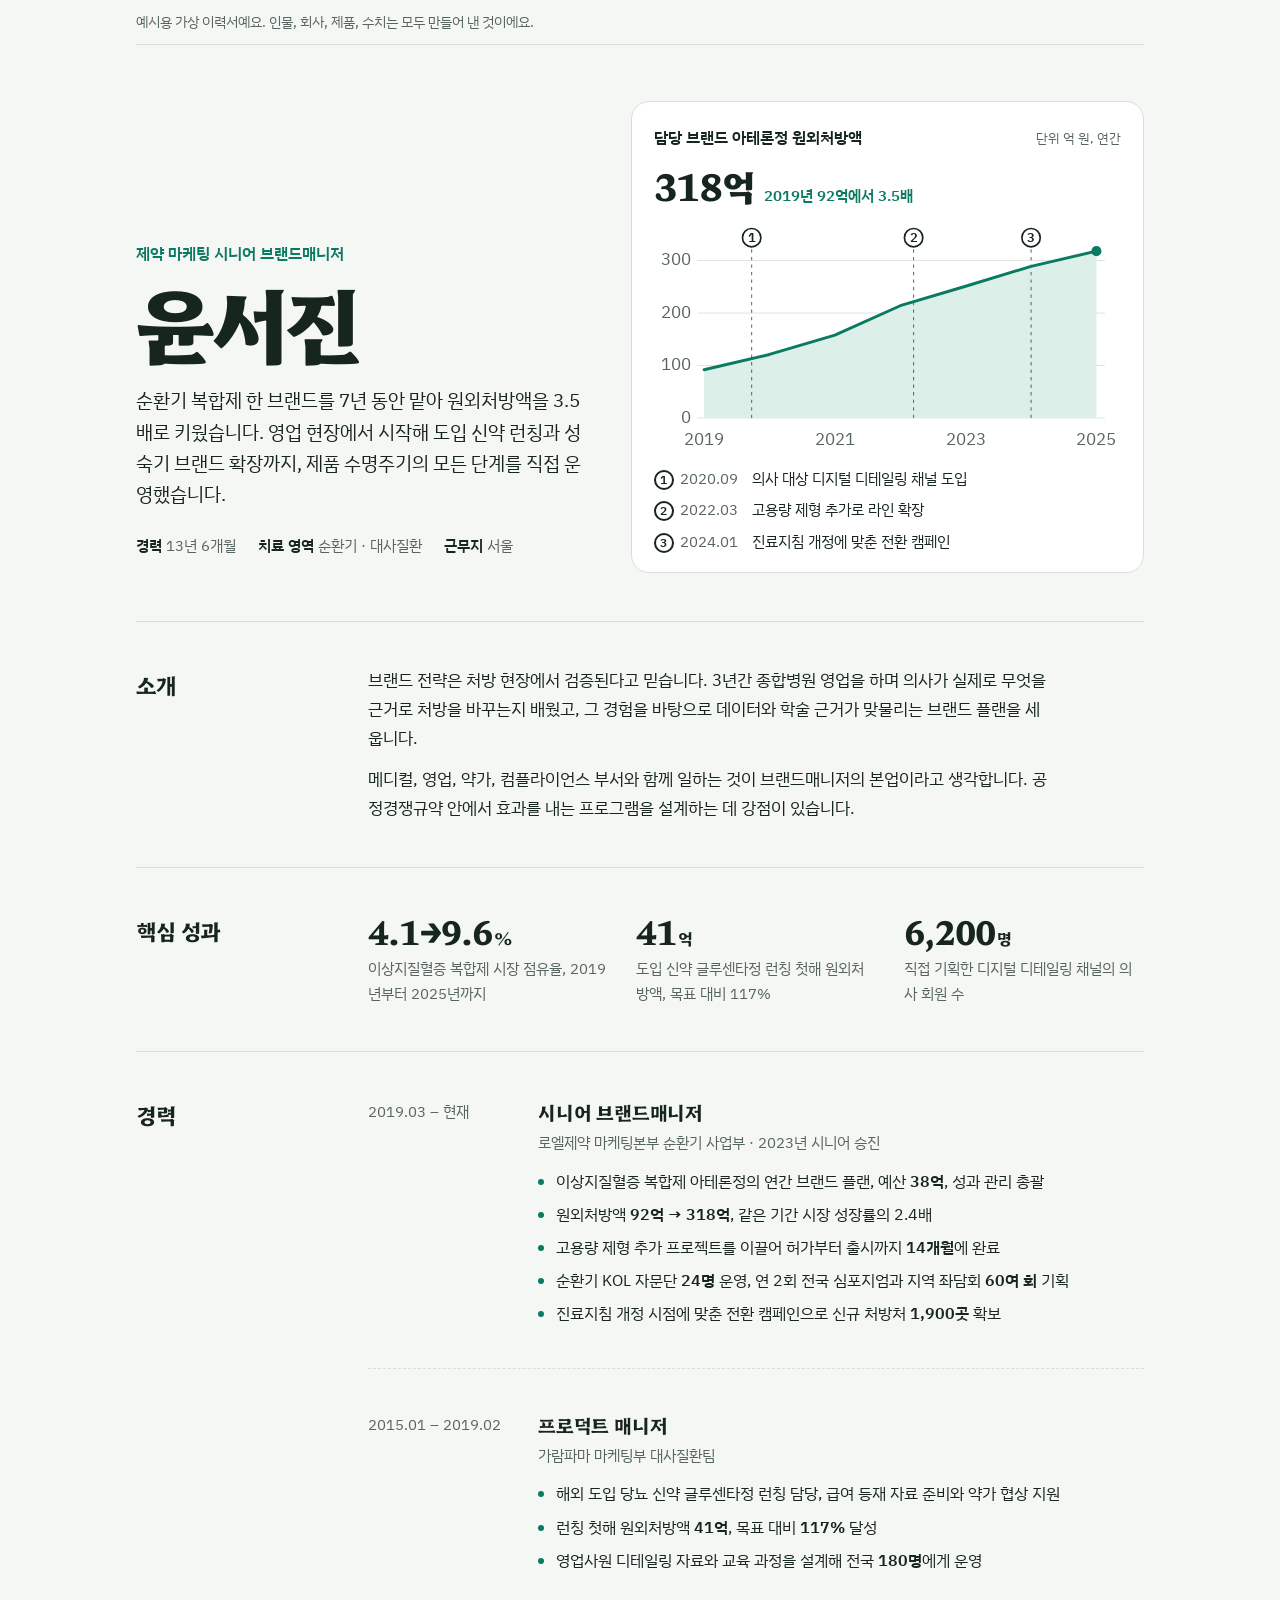
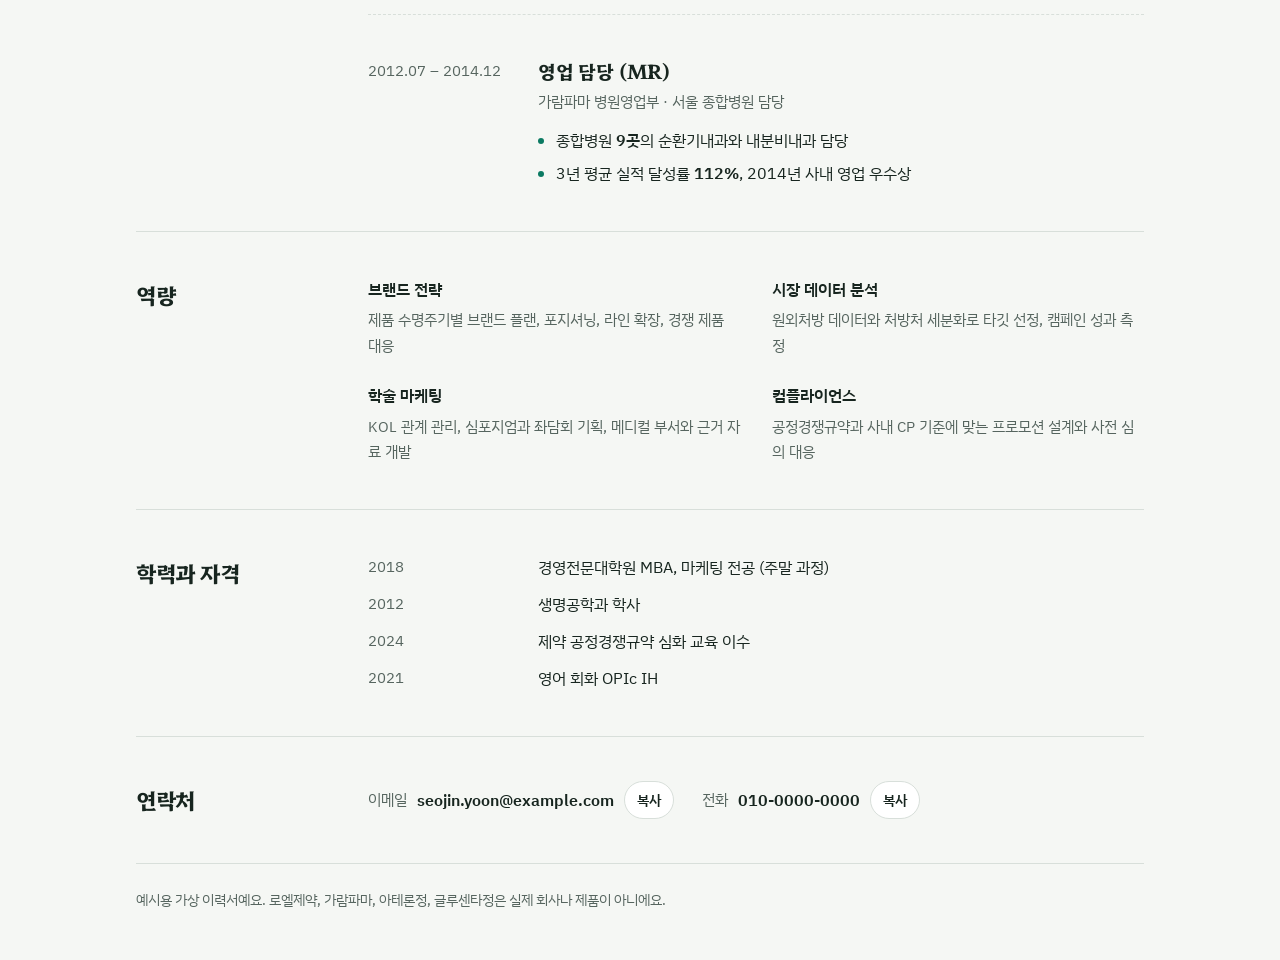
<file: resume_fake.html>
<!doctype html>
<html lang="ko">
<head>
<meta charset="utf-8">
<meta name="viewport" content="width=device-width, initial-scale=1, viewport-fit=cover">
<style>body{margin:0}</style>
<title>윤서진 브랜드매니저 이력서</title>
<meta name="claude:viewport-fit-sides" content="cover">
<link rel="preconnect" href="https://fonts.googleapis.com">
<link rel="preconnect" href="https://fonts.gstatic.com" crossorigin>
<link rel="stylesheet" href="https://fonts.googleapis.com/css2?family=Hahmlet:wght@500;700;800&family=IBM+Plex+Sans+KR:wght@400;500;600&display=swap">
<style>
/* Layout: 왼쪽 정렬 한 단. 첫 화면은 이름과 담당 브랜드의 처방액 곡선, 그 아래는 조용한 문서 */
:root {
  --paper: #f5f7f4;      /* 살짝 초록빛 도는 진료실 종이 */
  --surface: #ffffff;
  --ink: #17251f;        /* 본문 글자 */
  --muted: #56655f;      /* 보조 글자 */
  --rule: #d8dfda;       /* 구분선 */
  --accent: #0b7a62;     /* 필름코팅정 같은 깊은 청록 */
  --accent-soft: #dcefe8;
  --display: "Hahmlet", "Nanum Myeongjo", "AppleMyungjo", serif;
  --body: "IBM Plex Sans KR", "Apple SD Gothic Neo", "Malgun Gothic", sans-serif;
}
@media (prefers-color-scheme: dark) {
  :root:not([data-theme="light"]) {
    --paper: #0f1513; --surface: #161e1b; --ink: #e4ebe7; --muted: #9aaba4;
    --rule: #2a3631; --accent: #4cc3a3; --accent-soft: #173a31; color-scheme: dark;
  }
}
:root[data-theme="dark"] {
  --paper: #0f1513; --surface: #161e1b; --ink: #e4ebe7; --muted: #9aaba4;
  --rule: #2a3631; --accent: #4cc3a3; --accent-soft: #173a31; color-scheme: dark;
}

* { box-sizing: border-box; }
body {
  background: var(--paper);
  color: var(--ink);
  font-family: var(--body);
  font-size: 1rem;
  line-height: 1.7;
  -webkit-font-smoothing: antialiased;
}
.wrap {
  max-width: 1040px;
  margin: 0 auto;
  padding-left: max(16px, env(safe-area-inset-left, 0px));
  padding-right: max(16px, env(safe-area-inset-right, 0px));
}
h1, h2, h3 { font-family: var(--display); text-wrap: balance; margin: 0; }
p { margin: 0; }
a { color: var(--accent); }
:focus-visible { outline: 2px solid var(--accent); outline-offset: 3px; border-radius: 4px; }

.sample-note {
  font-size: .875rem;
  color: var(--muted);
  border-bottom: 1px solid var(--rule);
  padding-block: 10px;
}

/* ---------- 첫 화면 ---------- */
.hero { padding-block: 56px 48px; display: grid; grid-template-columns: minmax(0, 1fr) minmax(0, 1.15fr); gap: 48px; align-items: end; }
.role { color: var(--accent); font-weight: 600; font-size: 1rem; }
.name { font-size: clamp(3rem, 8vw, 5.25rem); font-weight: 800; line-height: 1.02; letter-spacing: -0.04em; margin-top: 10px; }
.thesis { font-size: 1.1875rem; line-height: 1.65; margin-top: 22px; max-width: 30em; }
.facts { display: flex; flex-wrap: wrap; gap: 8px 22px; margin-top: 22px; color: var(--muted); font-size: .9375rem; padding: 0; list-style: none; }
.facts b { color: var(--ink); font-weight: 600; }

.chart-card { background: var(--surface); border: 1px solid var(--rule); border-radius: 18px; padding: 22px 22px 18px; min-width: 0; }
.chart-head { display: flex; justify-content: space-between; align-items: baseline; gap: 12px; flex-wrap: wrap; }
.chart-title { font-weight: 600; font-size: 1rem; }
.chart-source { color: var(--muted); font-size: .8125rem; }
.chart-big { display: flex; align-items: baseline; gap: 10px; flex-wrap: wrap; margin-top: 4px; }
.chart-big strong { font-family: var(--display); font-size: 2.25rem; font-weight: 800; letter-spacing: -0.03em; font-variant-numeric: tabular-nums; }
.chart-big span { color: var(--accent); font-weight: 600; font-size: .9375rem; }
svg.plc { display: block; width: 100%; height: auto; margin-top: 10px; overflow: visible; }
.plc .grid line { stroke: var(--rule); stroke-width: 1; }
.plc .axis text { fill: var(--muted); font-family: var(--body); font-size: 20px; font-variant-numeric: tabular-nums; }
.plc .area { fill: var(--accent-soft); }
.plc .line { fill: none; stroke: var(--accent); stroke-width: 3.5; stroke-linejoin: round; stroke-linecap: round; stroke-dasharray: 1000; stroke-dashoffset: 0; animation: draw 1.4s ease-out both; }
.plc .ms line { stroke: var(--muted); stroke-width: 1.2; stroke-dasharray: 4 5; }
.plc .ms circle { fill: var(--surface); stroke: var(--ink); stroke-width: 2; }
.plc .ms text { fill: var(--ink); font-family: var(--body); font-size: 15px; font-weight: 600; text-anchor: middle; }
.plc .end { fill: var(--accent); }
@keyframes draw { from { stroke-dashoffset: 1000; } to { stroke-dashoffset: 0; } }
@media (prefers-reduced-motion: reduce) { .plc .line { animation: none; } }
.milestones { list-style: none; padding: 0; margin: 14px 0 0; display: grid; gap: 6px; font-size: .9375rem; }
.milestones li { display: grid; grid-template-columns: 26px 72px 1fr; align-items: baseline; }
.milestones .k { display: inline-grid; place-items: center; width: 20px; height: 20px; border-radius: 50%; border: 2px solid var(--ink); font-size: .75rem; font-weight: 600; line-height: 1; }
.milestones time { color: var(--muted); font-variant-numeric: tabular-nums; }

/* ---------- 본문 섹션 ---------- */
section.block { border-top: 1px solid var(--rule); padding-block: 44px; display: grid; grid-template-columns: 200px minmax(0, 1fr); gap: 32px; }
section.block > h2 { font-size: 1.375rem; font-weight: 700; letter-spacing: -0.02em; }
.lead { font-size: 1.0625rem; max-width: 40em; }
.lead + .lead { margin-top: 12px; }

.wins { list-style: none; padding: 0; margin: 0; display: grid; grid-template-columns: repeat(3, minmax(0, 1fr)); gap: 28px; }
.wins .num { font-family: var(--display); font-size: 2rem; font-weight: 800; letter-spacing: -0.03em; font-variant-numeric: tabular-nums; color: var(--ink); line-height: 1.2; }
.wins .num small { font-size: 1rem; font-weight: 700; margin-left: 2px; }
.wins p { color: var(--muted); font-size: .9375rem; margin-top: 6px; }

.jobs { display: grid; gap: 40px; }
.job { display: grid; grid-template-columns: 150px minmax(0, 1fr); gap: 20px; }
.job .period { color: var(--muted); font-size: .9375rem; font-variant-numeric: tabular-nums; padding-top: 3px; }
.job h3 { font-size: 1.1875rem; font-weight: 700; letter-spacing: -0.01em; }
.job .org { color: var(--muted); font-size: .9375rem; margin-top: 2px; }
.job ul { margin: 12px 0 0; padding-left: 1.1em; display: grid; gap: 6px; max-width: 44em; }
.job li::marker { color: var(--accent); }
.job li b { font-weight: 600; font-variant-numeric: tabular-nums; }
.job + .job { border-top: 1px dashed var(--rule); padding-top: 40px; }

.skills { display: grid; grid-template-columns: repeat(2, minmax(0, 1fr)); gap: 24px 32px; }
.skills h3 { font-family: var(--body); font-size: 1rem; font-weight: 600; }
.skills p { color: var(--muted); font-size: .9375rem; margin-top: 4px; }

.edu { list-style: none; padding: 0; margin: 0; display: grid; gap: 10px; }
.edu li { display: grid; grid-template-columns: 150px minmax(0, 1fr); gap: 20px; }
.edu time { color: var(--muted); font-size: .9375rem; font-variant-numeric: tabular-nums; }

.contact { display: flex; flex-wrap: wrap; gap: 12px 28px; align-items: center; }
.contact .item { display: flex; align-items: center; gap: 10px; }
.contact .label { color: var(--muted); font-size: .9375rem; }
.contact .value { font-weight: 600; user-select: all; font-variant-numeric: tabular-nums; }
.copy {
  font: inherit; font-size: .875rem; font-weight: 600;
  min-height: 36px; padding: 6px 12px;
  border: 1px solid var(--rule); border-radius: 999px;
  background: var(--surface); color: var(--ink); cursor: pointer;
}
.copy:hover { border-color: var(--accent); color: var(--accent); }

footer { border-top: 1px solid var(--rule); padding-block: 24px 48px; color: var(--muted); font-size: .875rem; }

/* ---------- 좁은 화면 ---------- */
@media (max-width: 860px) {
  .hero { grid-template-columns: minmax(0, 1fr); gap: 36px; padding-block: 36px 40px; }
  section.block { grid-template-columns: minmax(0, 1fr); gap: 18px; padding-block: 36px; }
  .wins { grid-template-columns: minmax(0, 1fr); gap: 20px; }
  .skills { grid-template-columns: minmax(0, 1fr); }
}
@media (max-width: 560px) {
  .job, .edu li { grid-template-columns: minmax(0, 1fr); gap: 4px; }
  .chart-card { padding: 18px 16px 14px; }
  .thesis { font-size: 1.0625rem; }
}
</style>

<div class="wrap">
  <p class="sample-note">예시용 가상 이력서예요. 인물, 회사, 제품, 수치는 모두 만들어 낸 것이에요.</p>

  <header class="hero">
    <div>
      <p class="role">제약 마케팅 시니어 브랜드매니저</p>
      <h1 class="name">윤서진</h1>
      <p class="thesis">순환기 복합제 한 브랜드를 7년 동안 맡아 원외처방액을 3.5배로 키웠습니다. 영업 현장에서 시작해 도입 신약 런칭과 성숙기 브랜드 확장까지, 제품 수명주기의 모든 단계를 직접 운영했습니다.</p>
      <ul class="facts">
        <li><b>경력</b> 13년 6개월</li>
        <li><b>치료 영역</b> 순환기 · 대사질환</li>
        <li><b>근무지</b> 서울</li>
      </ul>
    </div>

    <figure class="chart-card" style="margin:0">
      <div class="chart-head">
        <span class="chart-title">담당 브랜드 아테론정 원외처방액</span>
        <span class="chart-source">단위 억 원, 연간</span>
      </div>
      <div class="chart-big"><strong>318억</strong><span>2019년 92억에서 3.5배</span></div>
      <svg class="plc" viewBox="0 0 560 270" role="img" aria-label="아테론정 원외처방액: 2019년 92억, 2020년 121억, 2021년 158억, 2022년 214억, 2023년 251억, 2024년 289억, 2025년 318억">
        <g class="grid">
          <line x1="52" x2="540" y1="230" y2="230"/>
          <line x1="52" x2="540" y1="167.1" y2="167.1"/>
          <line x1="52" x2="540" y1="104.3" y2="104.3"/>
          <line x1="52" x2="540" y1="41.4" y2="41.4"/>
        </g>
        <g class="axis">
          <text x="44" y="236" text-anchor="end">0</text>
          <text x="44" y="173" text-anchor="end">100</text>
          <text x="44" y="110" text-anchor="end">200</text>
          <text x="44" y="47" text-anchor="end">300</text>
          <text x="60" y="262" text-anchor="middle">2019</text>
          <text x="217" y="262" text-anchor="middle">2021</text>
          <text x="374" y="262" text-anchor="middle">2023</text>
          <text x="530" y="262" text-anchor="middle">2025</text>
        </g>
        <polygon class="area" points="60,230 60,172.2 138.3,153.9 216.7,130.7 295,95.5 373.3,72.2 451.7,48.3 530,30.1 530,230"/>
        <g class="ms">
          <line x1="117" x2="117" y1="230" y2="20"/>
          <line x1="311" x2="311" y1="230" y2="20"/>
          <line x1="451.7" x2="451.7" y1="230" y2="20"/>
        </g>
        <polyline class="line" points="60,172.2 138.3,153.9 216.7,130.7 295,95.5 373.3,72.2 451.7,48.3 530,30.1"/>
        <g class="ms">
          <circle cx="117" cy="14" r="11"/><text x="117" y="19">1</text>
          <circle cx="311" cy="14" r="11"/><text x="311" y="19">2</text>
          <circle cx="451.7" cy="14" r="11"/><text x="451.7" y="19">3</text>
        </g>
        <circle class="end" cx="530" cy="30.1" r="6"/>
      </svg>
      <ol class="milestones">
        <li><span class="k">1</span><time datetime="2020-09">2020.09</time><span>의사 대상 디지털 디테일링 채널 도입</span></li>
        <li><span class="k">2</span><time datetime="2022-03">2022.03</time><span>고용량 제형 추가로 라인 확장</span></li>
        <li><span class="k">3</span><time datetime="2024-01">2024.01</time><span>진료지침 개정에 맞춘 전환 캠페인</span></li>
      </ol>
    </figure>
  </header>

  <section class="block" aria-labelledby="h-about">
    <h2 id="h-about">소개</h2>
    <div>
      <p class="lead">브랜드 전략은 처방 현장에서 검증된다고 믿습니다. 3년간 종합병원 영업을 하며 의사가 실제로 무엇을 근거로 처방을 바꾸는지 배웠고, 그 경험을 바탕으로 데이터와 학술 근거가 맞물리는 브랜드 플랜을 세웁니다.</p>
      <p class="lead">메디컬, 영업, 약가, 컴플라이언스 부서와 함께 일하는 것이 브랜드매니저의 본업이라고 생각합니다. 공정경쟁규약 안에서 효과를 내는 프로그램을 설계하는 데 강점이 있습니다.</p>
    </div>
  </section>

  <section class="block" aria-labelledby="h-wins">
    <h2 id="h-wins">핵심 성과</h2>
    <ul class="wins">
      <li><div class="num">4.1→9.6<small>%</small></div><p>이상지질혈증 복합제 시장 점유율, 2019년부터 2025년까지</p></li>
      <li><div class="num">41<small>억</small></div><p>도입 신약 글루센타정 런칭 첫해 원외처방액, 목표 대비 117%</p></li>
      <li><div class="num">6,200<small>명</small></div><p>직접 기획한 디지털 디테일링 채널의 의사 회원 수</p></li>
    </ul>
  </section>

  <section class="block" aria-labelledby="h-career">
    <h2 id="h-career">경력</h2>
    <div class="jobs">
      <article class="job">
        <p class="period">2019.03 – 현재</p>
        <div>
          <h3>시니어 브랜드매니저</h3>
          <p class="org">로엘제약 마케팅본부 순환기 사업부 · 2023년 시니어 승진</p>
          <ul>
            <li>이상지질혈증 복합제 아테론정의 연간 브랜드 플랜, 예산 <b>38억</b>, 성과 관리 총괄</li>
            <li>원외처방액 <b>92억 → 318억</b>, 같은 기간 시장 성장률의 2.4배</li>
            <li>고용량 제형 추가 프로젝트를 이끌어 허가부터 출시까지 <b>14개월</b>에 완료</li>
            <li>순환기 KOL 자문단 <b>24명</b> 운영, 연 2회 전국 심포지엄과 지역 좌담회 <b>60여 회</b> 기획</li>
            <li>진료지침 개정 시점에 맞춘 전환 캠페인으로 신규 처방처 <b>1,900곳</b> 확보</li>
          </ul>
        </div>
      </article>
      <article class="job">
        <p class="period">2015.01 – 2019.02</p>
        <div>
          <h3>프로덕트 매니저</h3>
          <p class="org">가람파마 마케팅부 대사질환팀</p>
          <ul>
            <li>해외 도입 당뇨 신약 글루센타정 런칭 담당, 급여 등재 자료 준비와 약가 협상 지원</li>
            <li>런칭 첫해 원외처방액 <b>41억</b>, 목표 대비 <b>117%</b> 달성</li>
            <li>영업사원 디테일링 자료와 교육 과정을 설계해 전국 <b>180명</b>에게 운영</li>
          </ul>
        </div>
      </article>
      <article class="job">
        <p class="period">2012.07 – 2014.12</p>
        <div>
          <h3>영업 담당 (MR)</h3>
          <p class="org">가람파마 병원영업부 · 서울 종합병원 담당</p>
          <ul>
            <li>종합병원 <b>9곳</b>의 순환기내과와 내분비내과 담당</li>
            <li>3년 평균 실적 달성률 <b>112%</b>, 2014년 사내 영업 우수상</li>
          </ul>
        </div>
      </article>
    </div>
  </section>

  <section class="block" aria-labelledby="h-skills">
    <h2 id="h-skills">역량</h2>
    <div class="skills">
      <div><h3>브랜드 전략</h3><p>제품 수명주기별 브랜드 플랜, 포지셔닝, 라인 확장, 경쟁 제품 대응</p></div>
      <div><h3>시장 데이터 분석</h3><p>원외처방 데이터와 처방처 세분화로 타깃 선정, 캠페인 성과 측정</p></div>
      <div><h3>학술 마케팅</h3><p>KOL 관계 관리, 심포지엄과 좌담회 기획, 메디컬 부서와 근거 자료 개발</p></div>
      <div><h3>컴플라이언스</h3><p>공정경쟁규약과 사내 CP 기준에 맞는 프로모션 설계와 사전 심의 대응</p></div>
    </div>
  </section>

  <section class="block" aria-labelledby="h-edu">
    <h2 id="h-edu">학력과 자격</h2>
    <ul class="edu">
      <li><time>2018</time><span>경영전문대학원 MBA, 마케팅 전공 (주말 과정)</span></li>
      <li><time>2012</time><span>생명공학과 학사</span></li>
      <li><time>2024</time><span>제약 공정경쟁규약 심화 교육 이수</span></li>
      <li><time>2021</time><span>영어 회화 OPIc IH</span></li>
    </ul>
  </section>

  <section class="block" aria-labelledby="h-contact">
    <h2 id="h-contact">연락처</h2>
    <div class="contact">
      <div class="item"><span class="label">이메일</span><span class="value" id="c-email">seojin.yoon@example.com</span><button class="copy" type="button" data-copy="c-email">복사</button></div>
      <div class="item"><span class="label">전화</span><span class="value" id="c-phone">010-0000-0000</span><button class="copy" type="button" data-copy="c-phone">복사</button></div>
    </div>
  </section>

  <footer>예시용 가상 이력서예요. 로엘제약, 가람파마, 아테론정, 글루센타정은 실제 회사나 제품이 아니에요.</footer>
</div>

<script>
document.querySelectorAll(".copy").forEach(function (btn) {
  btn.addEventListener("click", function () {
    var el = document.getElementById(btn.dataset.copy);
    var text = el.textContent.trim();
    function done(msg) { btn.textContent = msg; setTimeout(function () { btn.textContent = "복사"; }, 1600); }
    function fallback() {
      var r = document.createRange(); r.selectNodeContents(el);
      var s = window.getSelection(); s.removeAllRanges(); s.addRange(r);
      done("선택됨");
    }
    if (navigator.clipboard && navigator.clipboard.writeText) {
      navigator.clipboard.writeText(text).then(function () { done("복사했어요"); }, fallback);
    } else { fallback(); }
  });
});
</script>

</html>
</file>
